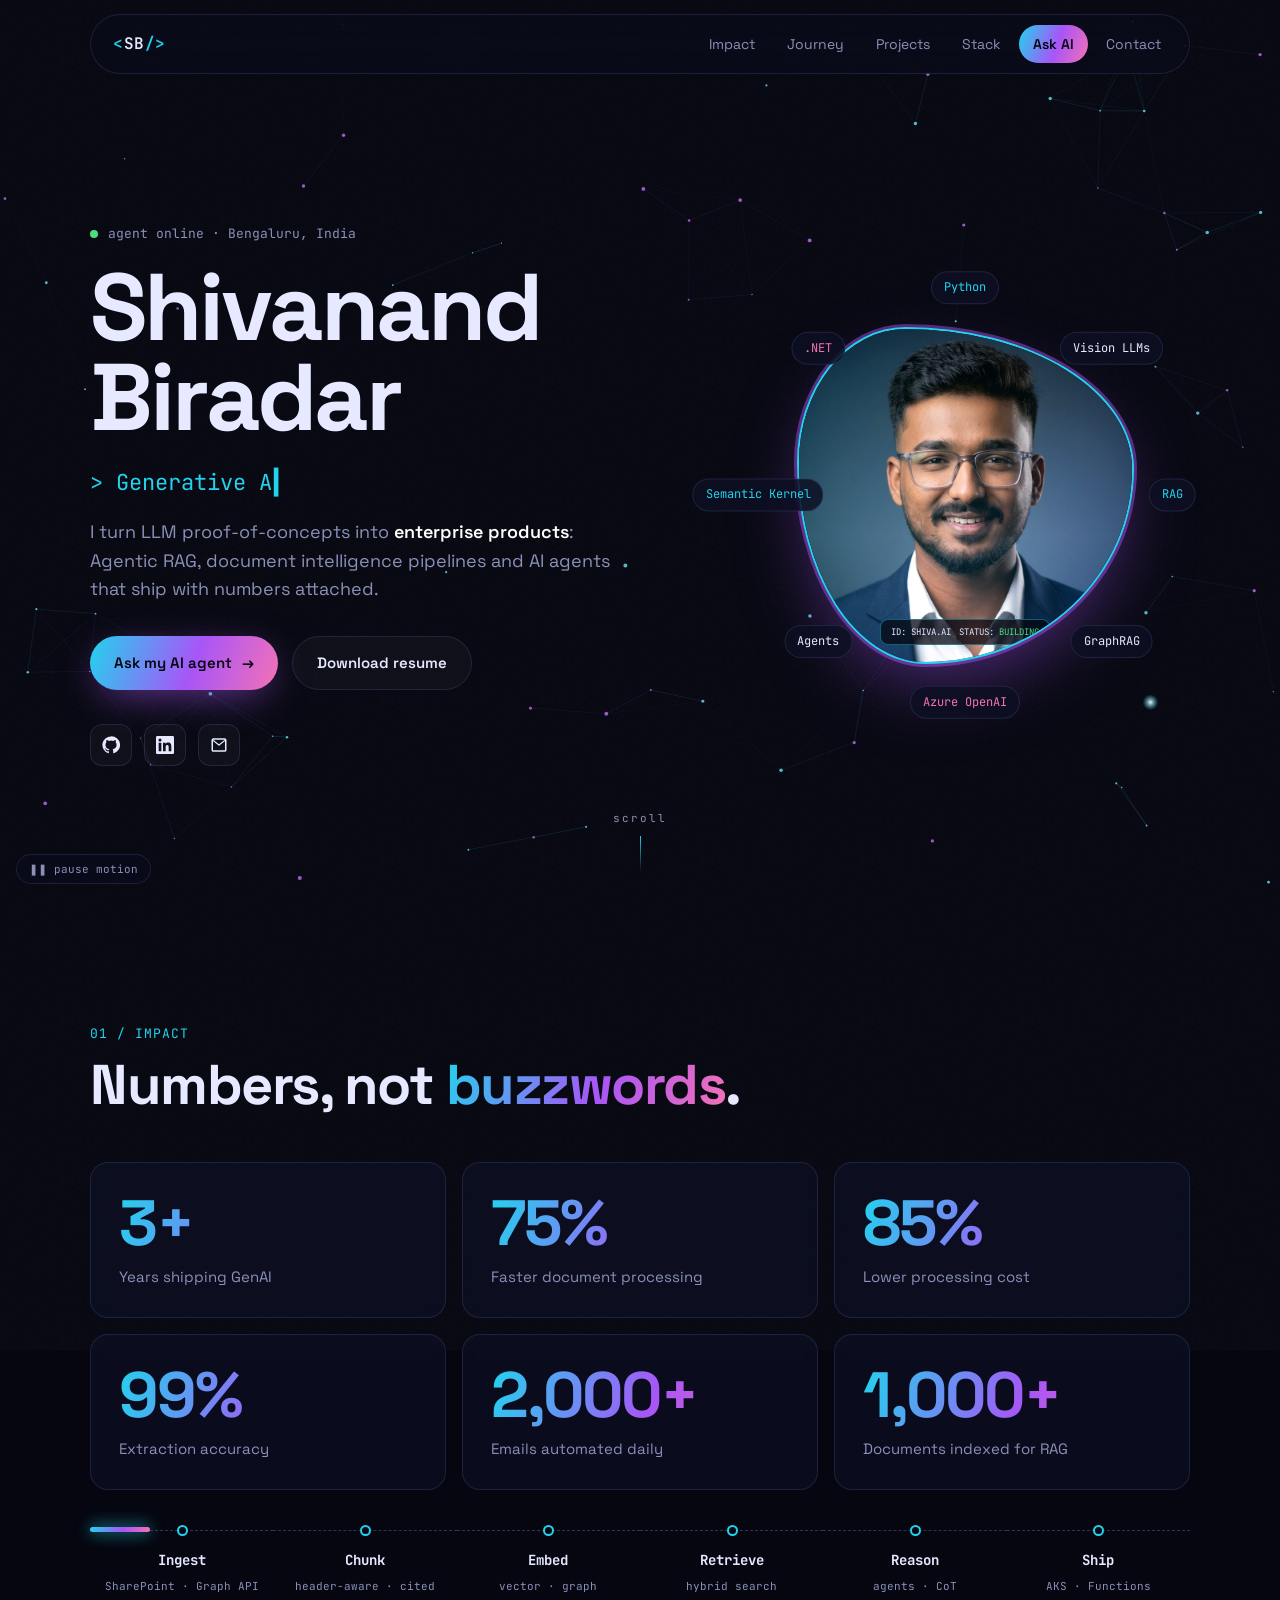
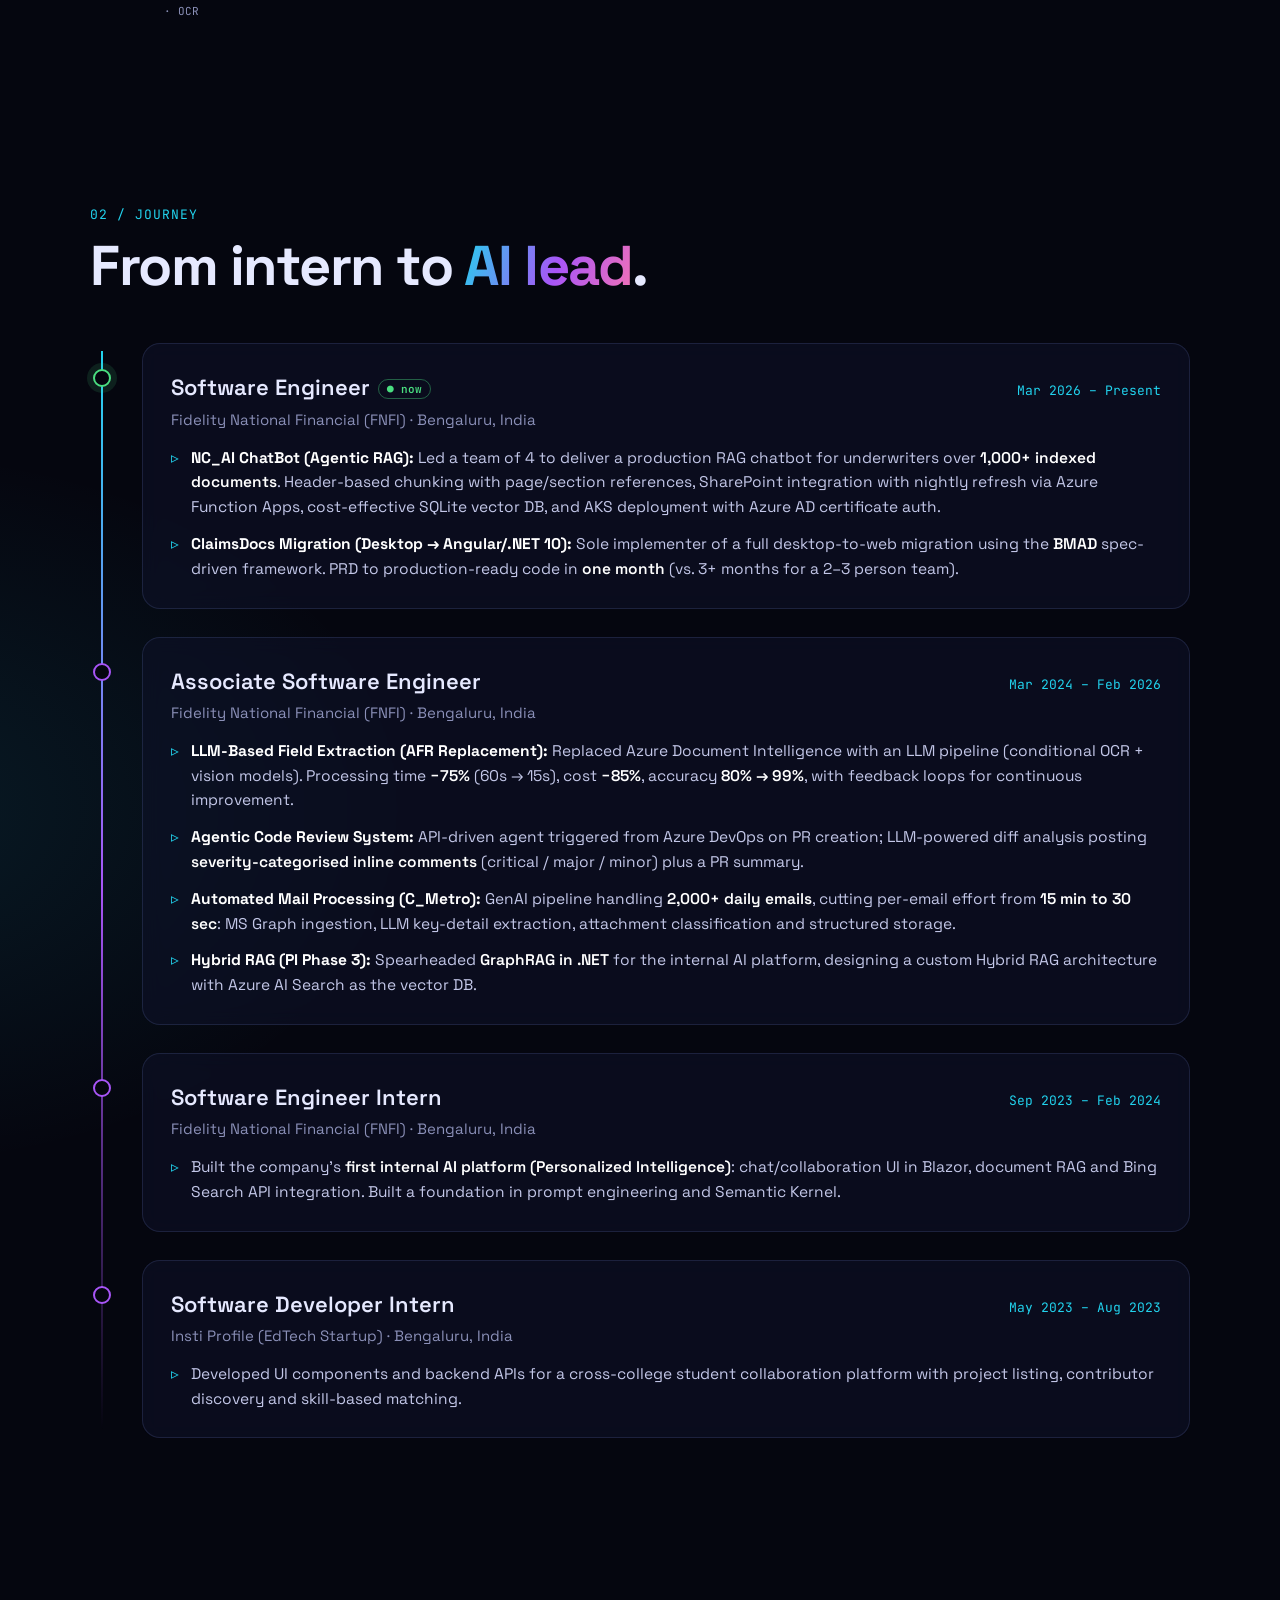
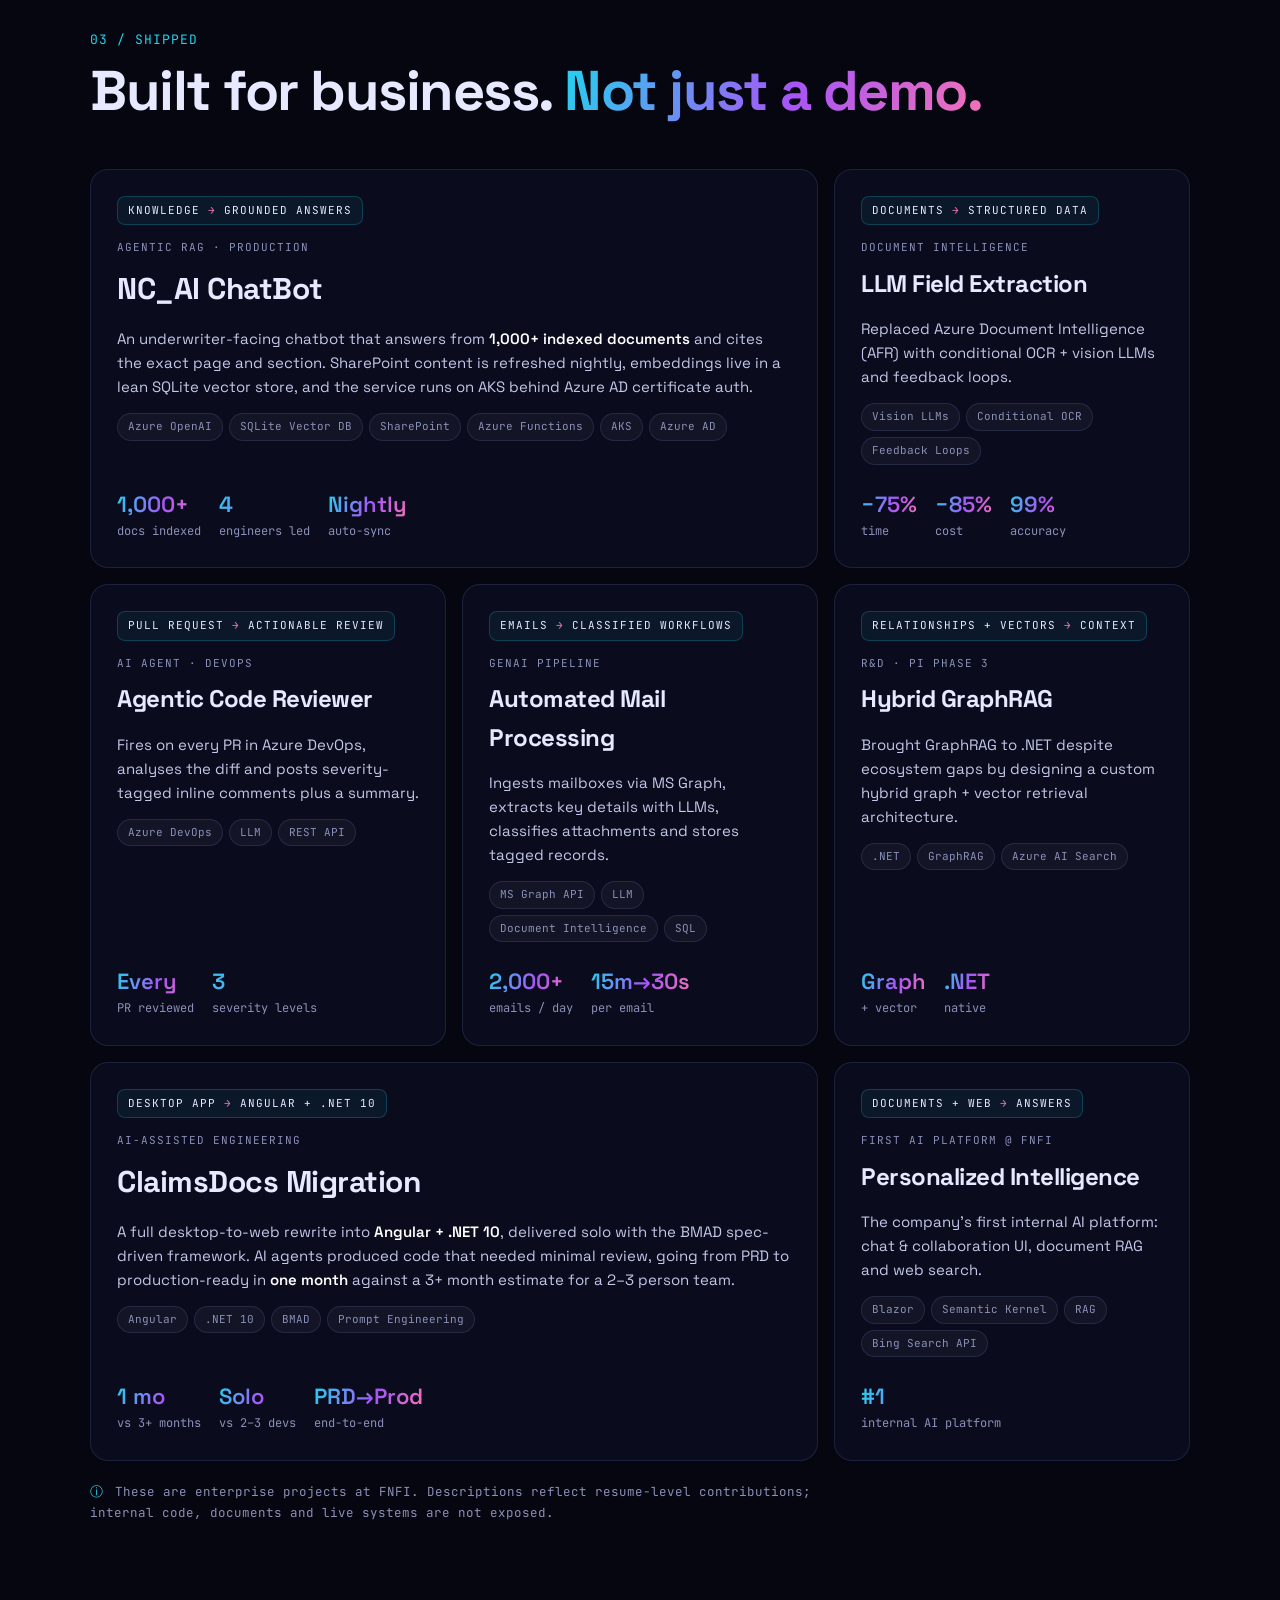
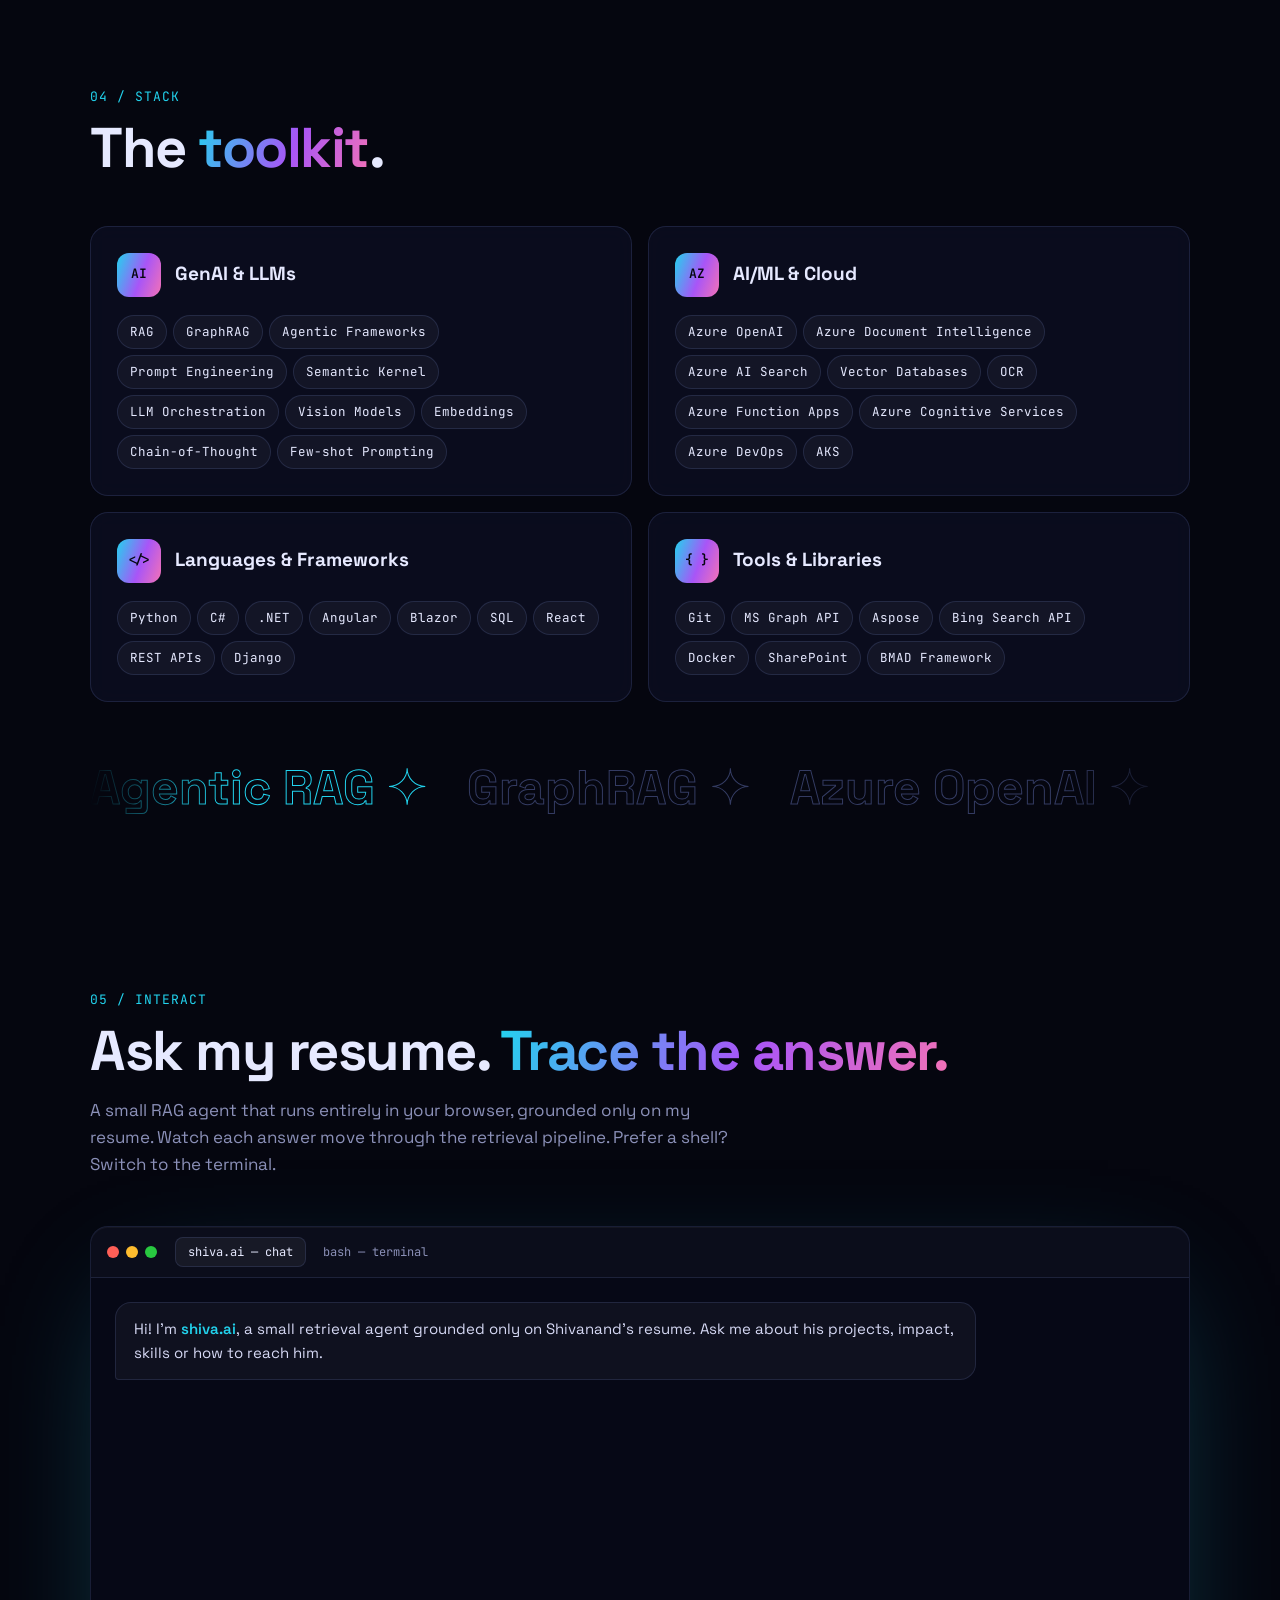
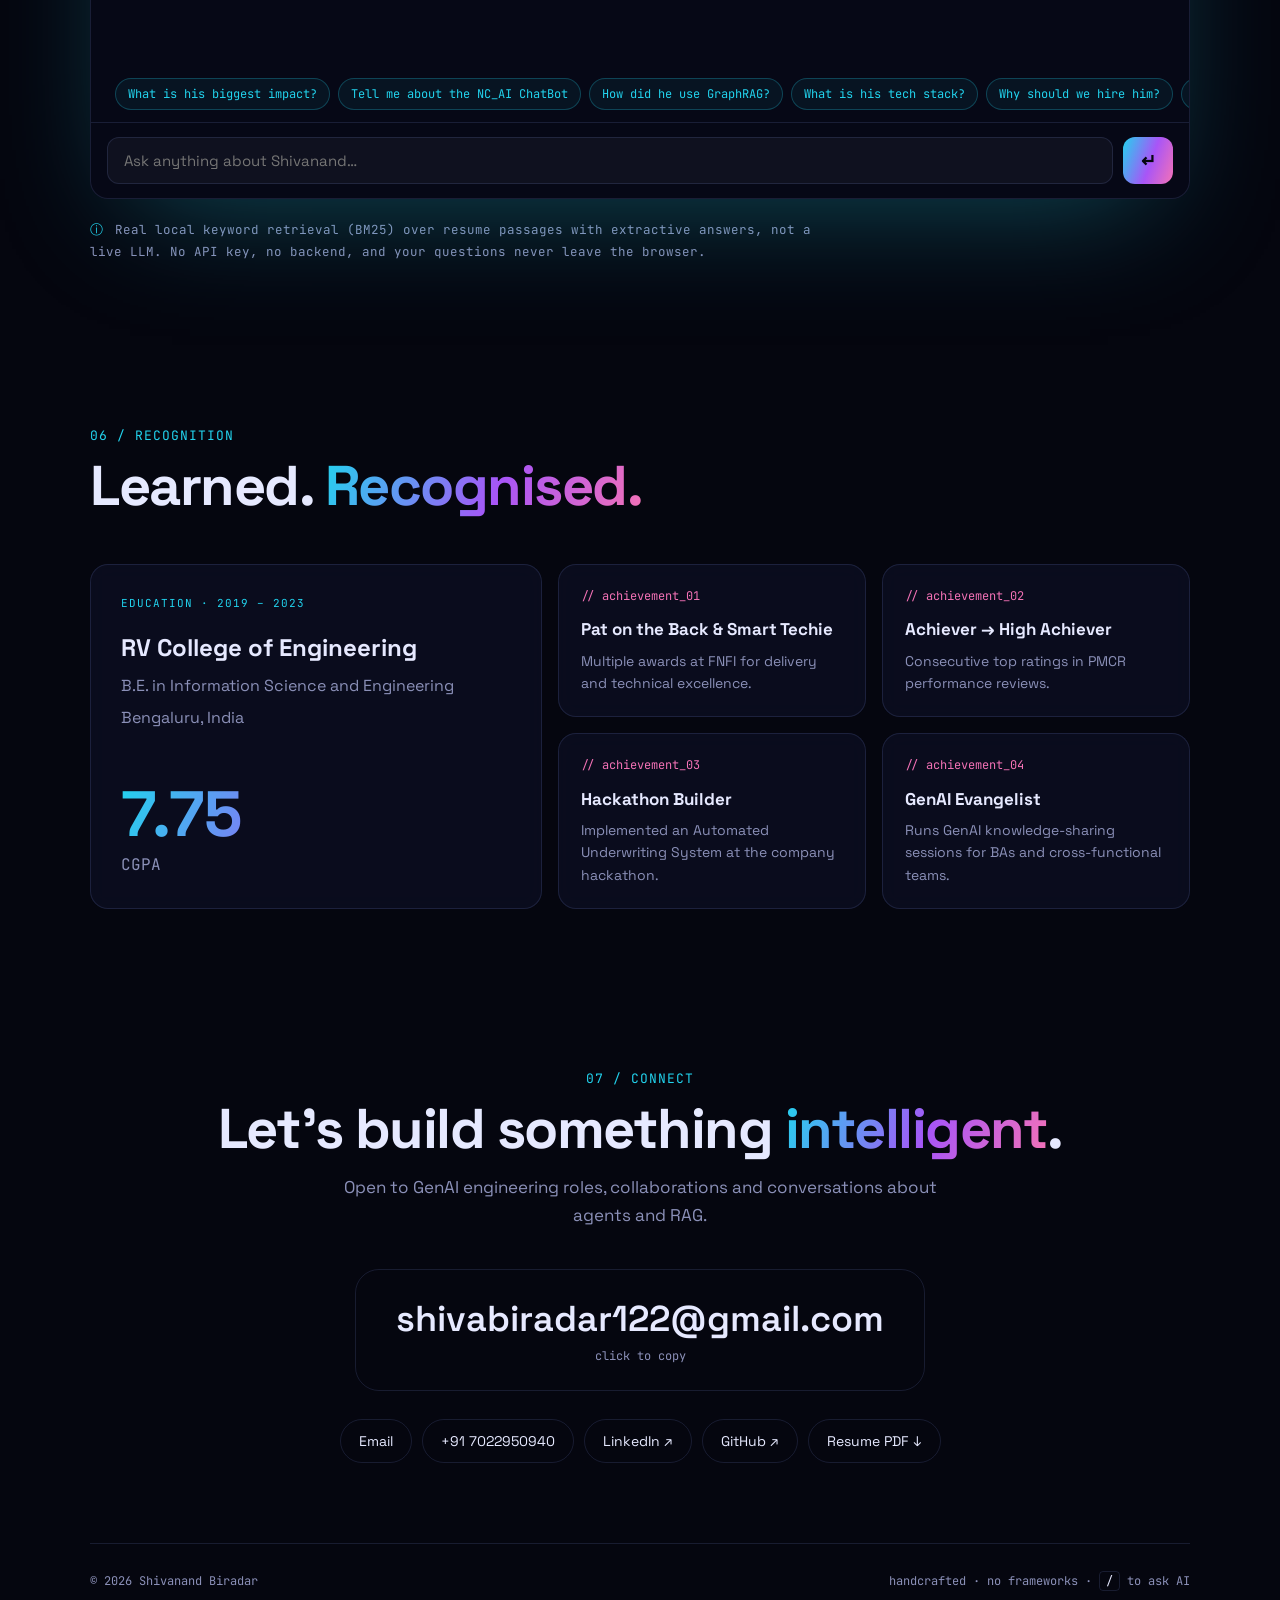
<file: index.html>
<!DOCTYPE html>
<html lang="en">
<head>
  <meta charset="UTF-8" />
  <meta name="viewport" content="width=device-width, initial-scale=1.0" />
  <title>Shivanand Biradar · Generative AI Engineer</title>
  <meta name="description" content="Shivanand Biradar, Generative AI Engineer building production Agentic RAG systems, LLM document intelligence pipelines and AI agents on Azure." />
  <meta name="theme-color" content="#05060f" />
  <meta property="og:title" content="Shivanand Biradar · Generative AI Engineer" />
  <meta property="og:description" content="Agentic RAG · LLM pipelines · AI agents. Ask my resume anything." />
  <meta property="og:image" content="assets/img/profile.jpg" />
  <link rel="icon" href="data:image/svg+xml,<svg xmlns='http://www.w3.org/2000/svg' viewBox='0 0 100 100'><rect width='100' height='100' rx='22' fill='%2305060f'/><text x='50' y='66' font-size='46' text-anchor='middle' fill='%2322d3ee' font-family='monospace' font-weight='bold'>SB</text></svg>" />
  <link rel="preconnect" href="https://fonts.googleapis.com" />
  <link rel="preconnect" href="https://fonts.gstatic.com" crossorigin />
  <link href="https://fonts.googleapis.com/css2?family=JetBrains+Mono:wght@400;600&family=Space+Grotesk:wght@400;500;600;700&display=swap" rel="stylesheet" />
  <link rel="stylesheet" href="assets/css/style.css" />
</head>
<body>
  <a href="#main" class="skip-link">Skip to content</a>

  <!-- Boot sequence -->
  <div id="boot" aria-hidden="true">
    <pre id="boot-log"></pre>
    <button id="boot-skip" type="button">skip ›</button>
  </div>

  <canvas id="neural-bg" aria-hidden="true"></canvas>
  <div class="grain" aria-hidden="true"></div>
  <div class="cursor-glow" aria-hidden="true"></div>
  <div id="progress" aria-hidden="true"></div>

  <header class="nav">
    <a href="#home" class="logo"><span class="logo-bracket">&lt;</span>SB<span class="logo-bracket">/&gt;</span></a>
    <nav>
      <ul id="nav-links">
        <li><a href="#impact">Impact</a></li>
        <li><a href="#experience">Journey</a></li>
        <li><a href="#projects">Projects</a></li>
        <li><a href="#skills">Stack</a></li>
        <li><a href="#console" class="nav-ai">Ask&nbsp;AI</a></li>
        <li><a href="#contact">Contact</a></li>
      </ul>
    </nav>
    <button id="nav-toggle" aria-label="Toggle menu" aria-expanded="false"><span></span><span></span></button>
  </header>

  <main id="main">
    <!-- HERO -->
    <section id="home" class="hero">
      <div class="hero-text">
        <p class="eyebrow mono"><span class="pulse-dot"></span> agent online · Bengaluru, India</p>
        <h1 class="glitch" data-text="Shivanand Biradar">Shivanand Biradar</h1>
        <p class="hero-role mono">&gt; <span id="typed"></span><span class="caret">▍</span></p>
        <p class="hero-sub">I turn LLM proof-of-concepts into <strong>enterprise products</strong>: Agentic RAG, document intelligence pipelines and AI agents that ship with numbers attached.</p>
        <div class="hero-cta">
          <a href="#console" class="btn btn-primary magnetic">Ask my AI agent <span aria-hidden="true">→</span></a>
          <a href="Shivanand_Biradar_Resume_07_19.pdf" class="btn btn-ghost magnetic" download>Download resume</a>
        </div>
        <ul class="hero-social">
          <li><a href="https://github.com/Shivanand122" target="_blank" rel="noopener noreferrer" aria-label="GitHub"><svg viewBox="0 0 24 24"><path d="M12 .5a11.5 11.5 0 0 0-3.64 22.41c.58.1.79-.25.79-.56v-2c-3.2.7-3.88-1.37-3.88-1.37-.52-1.33-1.28-1.69-1.28-1.69-1.05-.72.08-.7.08-.7 1.16.08 1.77 1.19 1.77 1.19 1.03 1.77 2.7 1.26 3.36.96.1-.75.4-1.26.73-1.55-2.55-.29-5.24-1.28-5.24-5.69 0-1.26.45-2.29 1.19-3.1-.12-.29-.52-1.46.11-3.05 0 0 .97-.31 3.17 1.18a11 11 0 0 1 5.77 0c2.2-1.49 3.17-1.18 3.17-1.18.63 1.59.23 2.76.11 3.05.74.81 1.19 1.84 1.19 3.1 0 4.42-2.7 5.39-5.26 5.68.41.36.78 1.06.78 2.14v3.17c0 .31.21.67.8.56A11.5 11.5 0 0 0 12 .5Z"/></svg></a></li>
          <li><a href="https://www.linkedin.com/in/shivanand-biradar-8478331b8/" target="_blank" rel="noopener noreferrer" aria-label="LinkedIn"><svg viewBox="0 0 24 24"><path d="M20.45 20.45h-3.56v-5.57c0-1.33-.02-3.04-1.85-3.04-1.85 0-2.14 1.45-2.14 2.94v5.67H9.35V9h3.41v1.56h.05c.48-.9 1.64-1.85 3.37-1.85 3.6 0 4.27 2.37 4.27 5.46v6.28ZM5.34 7.43a2.06 2.06 0 1 1 0-4.13 2.06 2.06 0 0 1 0 4.13ZM7.12 20.45H3.56V9h3.56v11.45ZM22.22 0H1.77C.79 0 0 .77 0 1.73v20.54C0 23.23.79 24 1.77 24h20.45c.98 0 1.78-.77 1.78-1.73V1.73C24 .77 23.2 0 22.22 0Z"/></svg></a></li>
          <li><a href="mailto:shivabiradar122@gmail.com" aria-label="Email"><svg viewBox="0 0 24 24"><path d="M2 5.5A2.5 2.5 0 0 1 4.5 3h15A2.5 2.5 0 0 1 22 5.5v13a2.5 2.5 0 0 1-2.5 2.5h-15A2.5 2.5 0 0 1 2 18.5v-13Zm2.3-.5 7.7 6.16L19.7 5H4.3ZM20 6.7l-7.38 5.9a1 1 0 0 1-1.24 0L4 6.7v11.8c0 .28.22.5.5.5h15a.5.5 0 0 0 .5-.5V6.7Z"/></svg></a></li>
        </ul>
      </div>

      <div class="hero-visual">
        <div class="orbit" aria-hidden="true">
          <span class="orbit-chip" style="--i:0">RAG</span>
          <span class="orbit-chip" style="--i:1">GraphRAG</span>
          <span class="orbit-chip" style="--i:2">Azure OpenAI</span>
          <span class="orbit-chip" style="--i:3">Agents</span>
          <span class="orbit-chip" style="--i:4">Semantic Kernel</span>
          <span class="orbit-chip" style="--i:5">.NET</span>
          <span class="orbit-chip" style="--i:6">Python</span>
          <span class="orbit-chip" style="--i:7">Vision LLMs</span>
        </div>
        <div class="photo-frame tilt">
          <img src="assets/img/profile.jpg" alt="Portrait of Shivanand Biradar" width="900" height="900" />
          <div class="scanline" aria-hidden="true"></div>
          <div class="photo-hud mono" aria-hidden="true">
            <span>ID: SHIVA.AI</span>
            <span>STATUS: <em>BUILDING</em></span>
          </div>
        </div>
      </div>

      <a href="#impact" class="scroll-hint mono" aria-label="Scroll down">scroll<span></span></a>
    </section>

    <!-- IMPACT -->
    <section id="impact" class="section">
      <header class="section-head reveal">
        <span class="mono section-index">01 / impact</span>
        <h2>Numbers, not <span class="grad">buzzwords</span>.</h2>
      </header>
      <div class="stats" id="stats"></div>
      <div class="pipeline reveal" aria-label="How I build GenAI systems">
        <div class="pipe-step"><b>Ingest</b><small>SharePoint · Graph API · OCR</small></div>
        <div class="pipe-step"><b>Chunk</b><small>header-aware · cited</small></div>
        <div class="pipe-step"><b>Embed</b><small>vector · graph</small></div>
        <div class="pipe-step"><b>Retrieve</b><small>hybrid search</small></div>
        <div class="pipe-step"><b>Reason</b><small>agents · CoT</small></div>
        <div class="pipe-step"><b>Ship</b><small>AKS · Functions</small></div>
      </div>
    </section>

    <!-- EXPERIENCE -->
    <section id="experience" class="section">
      <header class="section-head reveal">
        <span class="mono section-index">02 / journey</span>
        <h2>From intern to <span class="grad">AI lead</span>.</h2>
      </header>
      <ol class="timeline" id="timeline"></ol>
    </section>

    <!-- PROJECTS -->
    <section id="projects" class="section">
      <header class="section-head reveal">
        <span class="mono section-index">03 / shipped</span>
        <h2>Built for business. <span class="grad">Not just a demo.</span></h2>
      </header>
      <div class="bento" id="bento"></div>
      <p class="note mono reveal"><span aria-hidden="true">ⓘ</span> These are enterprise projects at FNFI. Descriptions reflect resume-level contributions; internal code, documents and live systems are not exposed.</p>
    </section>

    <!-- SKILLS -->
    <section id="skills" class="section">
      <header class="section-head reveal">
        <span class="mono section-index">04 / stack</span>
        <h2>The <span class="grad">toolkit</span>.</h2>
      </header>
      <div class="skills" id="skills-grid"></div>
      <div class="marquee" aria-hidden="true"><div class="marquee-track" id="marquee"></div></div>
    </section>

    <!-- AI CONSOLE -->
    <section id="console" class="section">
      <header class="section-head reveal">
        <span class="mono section-index">05 / interact</span>
        <h2>Ask my resume. <span class="grad">Trace the answer.</span></h2>
        <p class="section-sub">A small RAG agent that runs entirely in your browser, grounded only on my resume. Watch each answer move through the retrieval pipeline. Prefer a shell? Switch to the terminal.</p>
      </header>

      <div class="console reveal">
        <div class="console-bar">
          <div class="dots" aria-hidden="true"><i></i><i></i><i></i></div>
          <div class="tabs" role="tablist">
            <button role="tab" class="tab active" aria-selected="true" data-tab="chat">shiva.ai — chat</button>
            <button role="tab" class="tab" aria-selected="false" data-tab="term">bash — terminal</button>
          </div>
        </div>

        <div class="console-body">
          <div class="pane active" id="pane-chat" role="tabpanel">
            <div class="chat-log" id="chat-log" aria-live="polite"></div>
            <div class="chat-suggest" id="chat-suggest"></div>
            <form class="chat-form" id="chat-form" autocomplete="off">
              <input id="chat-input" type="text" maxlength="200" placeholder="Ask anything about Shivanand…" aria-label="Ask a question" />
              <button type="submit" aria-label="Send">↵</button>
            </form>
          </div>

          <div class="pane" id="pane-term" role="tabpanel">
            <div class="term" id="term">
              <div id="term-out"></div>
              <form id="term-form" class="term-line" autocomplete="off">
                <label for="term-input" class="prompt">visitor@shiva:~$</label>
                <input id="term-input" type="text" maxlength="120" spellcheck="false" aria-label="Terminal input" />
              </form>
            </div>
          </div>
        </div>
      </div>
      <p class="note mono reveal"><span aria-hidden="true">ⓘ</span> Real local keyword retrieval (BM25) over resume passages with extractive answers, not a live LLM. No API key, no backend, and your questions never leave the browser.</p>
    </section>

    <!-- EDUCATION + ACHIEVEMENTS -->
    <section id="recognition" class="section">
      <header class="section-head reveal">
        <span class="mono section-index">06 / recognition</span>
        <h2>Learned. <span class="grad">Recognised.</span></h2>
      </header>
      <div class="recog">
        <article class="edu-card reveal" id="edu"></article>
        <div class="awards" id="awards"></div>
      </div>
    </section>

    <!-- CONTACT -->
    <section id="contact" class="section contact">
      <div class="contact-inner reveal">
        <span class="mono section-index">07 / connect</span>
        <h2 class="contact-title">Let's build something <span class="grad">intelligent</span>.</h2>
        <p class="section-sub">Open to GenAI engineering roles, collaborations and conversations about agents and RAG.</p>
        <button class="email-big magnetic" id="copy-email" type="button">
          <span>shivabiradar122@gmail.com</span>
          <small class="mono" id="copy-hint">click to copy</small>
        </button>
        <ul class="contact-links">
          <li><a href="mailto:shivabiradar122@gmail.com">Email</a></li>
          <li><a href="tel:+917022950940">+91 7022950940</a></li>
          <li><a href="https://www.linkedin.com/in/shivanand-biradar-8478331b8/" target="_blank" rel="noopener noreferrer">LinkedIn ↗</a></li>
          <li><a href="https://github.com/Shivanand122" target="_blank" rel="noopener noreferrer">GitHub ↗</a></li>
          <li><a href="Shivanand_Biradar_Resume_07_19.pdf" download>Resume PDF ↓</a></li>
        </ul>
      </div>
    </section>
  </main>

  <footer class="footer mono">
    <span>© <span id="year"></span> Shivanand Biradar</span>
    <span>handcrafted · no frameworks · <kbd>/</kbd> to ask AI</span>
  </footer>

  <button id="motion-toggle" class="motion-toggle mono" type="button" aria-pressed="false">❚❚ pause motion</button>

  <script src="assets/js/data.js"></script>
  <script src="assets/js/agent.js"></script>
  <script src="assets/js/main.js"></script>
</body>
</html>
</file>
<file: assets/css/style.css>
:root {
  --bg: #05060f;
  --bg-2: #0a0c1d;
  --panel: rgba(16, 19, 42, 0.55);
  --panel-solid: #0d1024;
  --border: rgba(140, 160, 255, 0.14);
  --text: #e6e9ff;
  --muted: #8b90b8;
  --cyan: #22d3ee;
  --violet: #a855f7;
  --pink: #f472b6;
  --green: #4ade80;
  --grad: linear-gradient(110deg, var(--cyan), var(--violet) 55%, var(--pink));
  --radius: 18px;
  --mono: 'JetBrains Mono', ui-monospace, Consolas, monospace;
  --sans: 'Space Grotesk', system-ui, -apple-system, Segoe UI, sans-serif;
  --ease: cubic-bezier(.2, .8, .2, 1);
}

*,
*::before,
*::after { box-sizing: border-box; }

html { scroll-behavior: smooth; scroll-padding-top: 80px; }

body {
  margin: 0;
  background: radial-gradient(1200px 700px at 80% -10%, rgba(168, 85, 247, .16), transparent 60%),
              radial-gradient(900px 600px at -10% 30%, rgba(34, 211, 238, .10), transparent 60%),
              var(--bg);
  color: var(--text);
  font-family: var(--sans);
  line-height: 1.6;
  overflow-x: hidden;
  -webkit-font-smoothing: antialiased;
}

body.booting { overflow: hidden; }

a { color: inherit; text-decoration: none; }
img { max-width: 100%; display: block; }
.mono { font-family: var(--mono); }
strong { color: #fff; font-weight: 600; }
::selection { background: var(--violet); color: #fff; }

.grad {
  background: var(--grad);
  -webkit-background-clip: text;
  background-clip: text;
  color: transparent;
}

/* ---------- Boot ---------- */
#boot {
  position: fixed; inset: 0; z-index: 100;
  background: var(--bg);
  display: flex; align-items: center; justify-content: center;
  transition: opacity .6s var(--ease), visibility .6s;
}
#boot.done { opacity: 0; visibility: hidden; }
#boot-log {
  font-family: var(--mono); font-size: clamp(12px, 1.6vw, 15px);
  color: var(--muted); min-width: min(560px, 90vw); line-height: 1.9; margin: 0;
}
#boot-log .ok { color: var(--green); }
#boot-log .hl { color: var(--cyan); }
#boot-skip {
  position: absolute; bottom: 28px; right: 28px;
  background: none; border: 1px solid var(--border); color: var(--muted);
  font-family: var(--mono); padding: 6px 14px; border-radius: 999px; cursor: pointer;
}
#boot-skip:hover { color: var(--text); border-color: var(--cyan); }

/* ---------- Background layers ---------- */
#neural-bg { position: fixed; inset: 0; z-index: -2; width: 100%; height: 100%; }
.grain {
  position: fixed; inset: -50%; z-index: -1; pointer-events: none; opacity: .05;
  background-image: url("data:image/svg+xml,%3Csvg xmlns='http://www.w3.org/2000/svg' width='160' height='160'%3E%3Cfilter id='n'%3E%3CfeTurbulence type='fractalNoise' baseFrequency='.9' numOctaves='3' stitchTiles='stitch'/%3E%3C/filter%3E%3Crect width='100%25' height='100%25' filter='url(%23n)'/%3E%3C/svg%3E");
  animation: grain 8s steps(10) infinite;
}
@keyframes grain { 0%,100% { transform: translate(0,0); } 50% { transform: translate(-5%, 4%); } }

.cursor-glow {
  position: fixed; z-index: -1; pointer-events: none;
  width: 520px; height: 520px; border-radius: 50%;
  background: radial-gradient(circle, rgba(34, 211, 238, .12), transparent 65%);
  transform: translate(-50%, -50%); left: -999px; top: -999px;
  transition: left .15s linear, top .15s linear;
}

#progress {
  position: fixed; top: 0; left: 0; height: 2px; width: 100%; z-index: 60;
  background: var(--grad); transform-origin: 0 50%; transform: scaleX(0);
}

/* ---------- Nav ---------- */
.nav {
  position: fixed; top: 14px; left: 50%; transform: translateX(-50%);
  width: min(1100px, calc(100% - 28px)); z-index: 50;
  display: flex; align-items: center; justify-content: space-between;
  padding: 10px 14px 10px 22px; border-radius: 999px;
  background: rgba(10, 12, 29, .6); border: 1px solid var(--border);
  backdrop-filter: blur(14px); -webkit-backdrop-filter: blur(14px);
}
.logo { font-family: var(--mono); font-weight: 600; letter-spacing: .5px; }
.logo-bracket { color: var(--cyan); }
.nav ul { list-style: none; display: flex; gap: 4px; margin: 0; padding: 0; }
.nav ul a {
  display: block; padding: 8px 14px; border-radius: 999px;
  font-size: 14px; color: var(--muted); transition: color .2s, background .2s;
}
.nav ul a:hover, .nav ul a.active { color: var(--text); background: rgba(255,255,255,.06); }
.nav ul a.nav-ai { color: #05060f; background: var(--grad); font-weight: 600; }
#nav-toggle { display: none; }

/* ---------- Layout ---------- */
.section { width: min(1100px, calc(100% - 40px)); margin: 0 auto; padding: 120px 0 40px; }
.section-head { margin-bottom: 48px; }
.section-index { color: var(--cyan); font-size: 13px; letter-spacing: 1px; text-transform: uppercase; }
.section-head h2, .contact-title {
  font-size: clamp(32px, 5vw, 56px); line-height: 1.05; margin: 10px 0 0; letter-spacing: -1.5px; font-weight: 700;
}
.section-sub { color: var(--muted); max-width: 640px; margin: 16px 0 0; font-size: 17px; }

.reveal { opacity: 0; transform: translateY(30px); transition: opacity .9s var(--ease), transform .9s var(--ease); }
.reveal.in { opacity: 1; transform: none; }

/* ---------- Hero ---------- */
.hero {
  min-height: 100vh; width: min(1100px, calc(100% - 40px)); margin: 0 auto;
  display: grid; grid-template-columns: 1.15fr .85fr; gap: 40px; align-items: center;
  padding-top: 90px; position: relative;
}
.eyebrow { color: var(--muted); font-size: 13px; display: flex; align-items: center; gap: 10px; margin: 0 0 18px; }
.pulse-dot { width: 8px; height: 8px; border-radius: 50%; background: var(--green); box-shadow: 0 0 0 0 rgba(74,222,128,.6); animation: pulse 2s infinite; }
@keyframes pulse { 70% { box-shadow: 0 0 0 10px rgba(74,222,128,0); } 100% { box-shadow: 0 0 0 0 rgba(74,222,128,0); } }

.hero h1 {
  font-size: clamp(44px, 7.4vw, 96px); line-height: .95; letter-spacing: -3px; margin: 0; font-weight: 700;
}
.glitch { position: relative; }
.glitch::before, .glitch::after {
  content: attr(data-text); position: absolute; inset: 0; pointer-events: none; opacity: 0;
}
.glitch:hover::before { opacity: .8; color: var(--cyan); animation: glitch 400ms steps(2) infinite; clip-path: inset(0 0 55% 0); }
.glitch:hover::after { opacity: .8; color: var(--pink); animation: glitch 400ms steps(2) infinite reverse; clip-path: inset(50% 0 0 0); }
@keyframes glitch { 0% { transform: translate(2px,-1px); } 50% { transform: translate(-3px,1px); } 100% { transform: translate(1px,2px); } }

.hero-role { font-size: clamp(16px, 2vw, 22px); color: var(--cyan); margin: 22px 0 18px; min-height: 1.6em; }
.caret { animation: blink 1s steps(1) infinite; margin-left: 2px; }
@keyframes blink { 50% { opacity: 0; } }
.hero-sub { color: var(--muted); font-size: 18px; max-width: 540px; margin: 0 0 32px; }

.hero-cta { display: flex; flex-wrap: wrap; gap: 14px; }
.btn {
  display: inline-flex; align-items: center; gap: 10px; padding: 14px 24px; border-radius: 999px;
  font-weight: 600; font-size: 15px; transition: transform .25s var(--ease), box-shadow .25s, background .25s;
  will-change: transform;
}
.btn-primary { background: var(--grad); color: #05060f; box-shadow: 0 10px 40px -10px rgba(168,85,247,.7); }
.btn-primary:hover { box-shadow: 0 14px 50px -8px rgba(34,211,238,.7); }
.btn-ghost { border: 1px solid var(--border); background: rgba(255,255,255,.03); }
.btn-ghost:hover { border-color: var(--cyan); }

.hero-social { list-style: none; display: flex; gap: 12px; padding: 0; margin: 34px 0 0; }
.hero-social a {
  width: 42px; height: 42px; display: grid; place-items: center; border-radius: 12px;
  border: 1px solid var(--border); background: rgba(255,255,255,.03); transition: .25s;
}
.hero-social a:hover { border-color: var(--cyan); transform: translateY(-3px); }
.hero-social svg { width: 18px; height: 18px; fill: var(--text); }

.hero-visual { position: relative; display: grid; place-items: center; aspect-ratio: 1; width: 100%; container-type: inline-size; }
.photo-frame {
  position: relative; width: 74%; aspect-ratio: 1; border-radius: 32% 68% 62% 38% / 40% 42% 58% 60%;
  overflow: hidden; background: var(--bg-2);
  animation: morph 12s ease-in-out infinite; transform-style: preserve-3d;
  box-shadow: 0 0 0 2px var(--cyan), 0 0 0 5px rgba(168,85,247,.45), 0 30px 80px -20px rgba(168,85,247,.55);
}
.photo-frame img {
  width: 100%; height: 100%; object-fit: cover; object-position: 50% 20%;
  border-radius: inherit; filter: saturate(1.05) contrast(1.06);
  transform: scale(1.08); transform-origin: 50% 25%;
}
/* neon colour grade so the photo sits inside the cyan/violet palette */
.photo-frame::after {
  content: ""; position: absolute; inset: 0; border-radius: inherit; pointer-events: none;
  background:
    linear-gradient(to top, rgba(5,6,15,.6), transparent 38%),
    linear-gradient(135deg, rgba(34,211,238,.28), transparent 45%, rgba(168,85,247,.35));
  mix-blend-mode: soft-light;
}
@keyframes morph {
  0%,100% { border-radius: 32% 68% 62% 38% / 40% 42% 58% 60%; }
  50% { border-radius: 60% 40% 35% 65% / 55% 60% 40% 45%; }
}
.scanline {
  position: absolute; inset: 0; pointer-events: none; border-radius: inherit;
  background: linear-gradient(180deg, transparent 0%, rgba(34,211,238,.25) 50%, transparent 52%);
  background-size: 100% 220%; animation: scan 4.5s linear infinite; mix-blend-mode: screen;
}
@keyframes scan { from { background-position: 0 -120%; } to { background-position: 0 120%; } }
.photo-hud {
  position: absolute; left: 50%; bottom: 5%; transform: translateX(-50%); z-index: 1;
  display: flex; gap: 8px; font-size: 9px; white-space: nowrap;
  background: rgba(5,6,15,.75); border: 1px solid rgba(34,211,238,.4); padding: 5px 10px; border-radius: 8px;
}
.photo-hud em { color: var(--green); font-style: normal; }

.orbit { position: absolute; inset: 0; z-index: 2; pointer-events: none; animation: spin 40s linear infinite; }
.orbit-chip {
  --r: 46cqw;
  position: absolute; top: 50%; left: 50%;
  font-family: var(--mono); font-size: 12px; padding: 6px 12px; border-radius: 999px;
  background: rgba(13,16,36,.85); border: 1px solid var(--border); color: var(--text); white-space: nowrap;
  transform: rotate(calc(var(--i) * 45deg)) translateX(var(--r)) rotate(calc(var(--i) * -45deg)) translate(-50%, -50%);
}
.orbit-chip:nth-child(odd) { color: var(--cyan); }
.orbit-chip:nth-child(3n) { color: var(--pink); }
@keyframes spin { to { transform: rotate(360deg); } }
/* counter-rotate chip text so labels stay upright */
.orbit .orbit-chip { animation: unspin 40s linear infinite; }
@keyframes unspin {
  from { transform: rotate(calc(var(--i) * 45deg)) translateX(var(--r)) rotate(calc(var(--i) * -45deg)) translate(-50%, -50%) rotate(0); }
  to { transform: rotate(calc(var(--i) * 45deg)) translateX(var(--r)) rotate(calc(var(--i) * -45deg)) translate(-50%, -50%) rotate(-360deg); }
}

.scroll-hint {
  position: absolute; bottom: 28px; left: 50%; transform: translateX(-50%);
  font-size: 11px; color: var(--muted); display: flex; flex-direction: column; align-items: center; gap: 8px; letter-spacing: 2px;
}
.scroll-hint span { width: 1px; height: 36px; background: linear-gradient(var(--cyan), transparent); animation: drip 2s infinite; }
@keyframes drip { 0% { transform: scaleY(0); transform-origin: top; } 50% { transform: scaleY(1); transform-origin: top; } 51% { transform-origin: bottom; } 100% { transform: scaleY(0); transform-origin: bottom; } }

/* ---------- Glass card base ---------- */
.card {
  position: relative; background: var(--panel); border: 1px solid var(--border); border-radius: var(--radius);
  backdrop-filter: blur(10px); -webkit-backdrop-filter: blur(10px); overflow: hidden;
}
.card::before {
  content: ""; position: absolute; inset: 0; border-radius: inherit; pointer-events: none; opacity: 0; transition: opacity .3s;
  background: radial-gradient(400px circle at var(--mx, 50%) var(--my, 50%), rgba(34,211,238,.14), transparent 45%);
}
.card:hover::before { opacity: 1; }

/* ---------- Stats ---------- */
.stats { display: grid; grid-template-columns: repeat(3, 1fr); gap: 16px; }
.stat { padding: 28px; }
.stat-num { font-size: clamp(40px, 5vw, 64px); font-weight: 700; letter-spacing: -2px; line-height: 1; }
.stat-label { color: var(--muted); margin-top: 10px; font-size: 15px; }

.pipeline { display: grid; grid-template-columns: repeat(6, 1fr); gap: 0; margin-top: 40px; position: relative; }
.pipe-step {
  position: relative; text-align: center; padding: 18px 8px; font-family: var(--mono);
  border-top: 1px dashed rgba(140,160,255,.3);
}
.pipe-step::before {
  content: ""; position: absolute; top: -6px; left: 50%; width: 11px; height: 11px; margin-left: -5px;
  border-radius: 50%; background: var(--bg); border: 2px solid var(--cyan);
}
.pipe-step b { display: block; font-size: 14px; }
.pipe-step small { color: var(--muted); font-size: 11px; }
.pipeline::after {
  content: ""; position: absolute; top: -3px; left: 0; width: 60px; height: 5px; border-radius: 4px;
  background: var(--grad); filter: drop-shadow(0 0 8px var(--cyan)); animation: packet 4s linear infinite;
}
@keyframes packet { from { left: 0; } to { left: calc(100% - 60px); } }

/* ---------- Timeline ---------- */
.timeline { list-style: none; padding: 0; margin: 0; position: relative; }
.timeline::before {
  content: ""; position: absolute; left: 11px; top: 8px; bottom: 8px; width: 2px;
  background: linear-gradient(var(--cyan), var(--violet), transparent);
}
.tl-item { position: relative; padding-left: 52px; margin-bottom: 28px; }
.tl-node {
  position: absolute; left: 3px; top: 26px; width: 18px; height: 18px; border-radius: 50%;
  background: var(--bg); border: 2px solid var(--violet);
}
.tl-item.current .tl-node { border-color: var(--green); box-shadow: 0 0 0 6px rgba(74,222,128,.12); }
.tl-card { padding: 26px 28px; }
.tl-top { display: flex; flex-wrap: wrap; justify-content: space-between; gap: 6px 20px; align-items: baseline; }
.tl-role { font-size: 22px; font-weight: 600; margin: 0; }
.tl-period { font-family: var(--mono); font-size: 13px; color: var(--cyan); }
.tl-company { color: var(--muted); margin: 2px 0 14px; font-size: 15px; }
.badge-now { font-family: var(--mono); font-size: 11px; color: var(--green); border: 1px solid rgba(74,222,128,.4); padding: 2px 8px; border-radius: 999px; margin-left: 8px; vertical-align: middle; }
.tl-points { list-style: none; padding: 0; margin: 0; display: grid; gap: 12px; }
.tl-points li { color: #c3c7e8; padding-left: 20px; position: relative; font-size: 15.5px; }
.tl-points li::before { content: "▹"; position: absolute; left: 0; color: var(--cyan); }
.tl-points b { color: #fff; }

/* ---------- Bento ---------- */
.bento { display: grid; grid-template-columns: repeat(3, 1fr); gap: 16px; }
.proj { padding: 26px; display: flex; flex-direction: column; gap: 14px; transition: opacity .9s var(--ease), transform .4s var(--ease), border-color .3s; }
.proj:hover { border-color: rgba(34,211,238,.4); }
.proj.featured { grid-column: span 2; }
.proj-tag { font-family: var(--mono); font-size: 11px; color: var(--cyan); letter-spacing: 1px; text-transform: uppercase; }
.proj-flow {
  align-self: flex-start; font-family: var(--mono); font-size: 11px; letter-spacing: 1px; text-transform: uppercase;
  padding: 5px 10px; border-radius: 8px; color: var(--text);
  background: rgba(34,211,238,.06); border: 1px solid rgba(34,211,238,.22);
}
.proj-flow b { color: var(--pink); font-weight: 600; }
.proj .proj-tag { color: var(--muted); margin-bottom: -6px; }

.note { color: var(--muted); font-size: 12.5px; margin: 20px 0 0; max-width: 760px; line-height: 1.7; }
.note span { color: var(--cyan); margin-right: 4px; }
.proj h3 { margin: 0; font-size: 24px; letter-spacing: -.5px; }
.proj.featured h3 { font-size: 30px; }
.proj p { margin: 0; color: #c3c7e8; font-size: 15px; }
.proj-metrics { display: flex; flex-wrap: wrap; gap: 18px; margin-top: auto; padding-top: 8px; }
.proj-metrics div { display: flex; flex-direction: column; }
.proj-metrics strong { font-size: 22px; background: var(--grad); -webkit-background-clip: text; background-clip: text; color: transparent; }
.proj-metrics span { font-size: 12px; color: var(--muted); font-family: var(--mono); }
.chips { display: flex; flex-wrap: wrap; gap: 6px; }
.chip { font-family: var(--mono); font-size: 11px; padding: 4px 10px; border-radius: 999px; background: rgba(255,255,255,.04); border: 1px solid var(--border); color: var(--muted); }

/* ---------- Skills ---------- */
.skills { display: grid; grid-template-columns: repeat(2, 1fr); gap: 16px; }
.skill-card { padding: 26px; }
.skill-head { display: flex; align-items: center; gap: 14px; margin-bottom: 18px; }
.skill-icon {
  width: 44px; height: 44px; border-radius: 12px; display: grid; place-items: center;
  font-family: var(--mono); font-weight: 600; font-size: 13px; color: #05060f; background: var(--grad);
}
.skill-head h3 { margin: 0; font-size: 19px; }
.skill-card .chip { font-size: 12.5px; padding: 6px 12px; color: var(--text); transition: .2s; }
.skill-card .chip:hover { border-color: var(--cyan); color: var(--cyan); transform: translateY(-2px); }

.marquee { margin-top: 48px; overflow: hidden; mask-image: linear-gradient(90deg, transparent, #000 12%, #000 88%, transparent); -webkit-mask-image: linear-gradient(90deg, transparent, #000 12%, #000 88%, transparent); }
.marquee-track { display: flex; gap: 40px; width: max-content; animation: marquee 40s linear infinite; }
.marquee-track span { font-size: clamp(28px, 4vw, 48px); font-weight: 700; color: transparent; -webkit-text-stroke: 1px rgba(140,160,255,.35); white-space: nowrap; }
.marquee-track span:nth-child(4n+1) { -webkit-text-stroke-color: var(--cyan); }
@keyframes marquee { to { transform: translateX(-50%); } }

/* ---------- Console ---------- */
.console {
  border-radius: var(--radius); border: 1px solid var(--border); background: rgba(8,10,24,.85);
  box-shadow: 0 40px 120px -40px rgba(34,211,238,.35), inset 0 1px 0 rgba(255,255,255,.04);
  overflow: hidden; backdrop-filter: blur(12px); -webkit-backdrop-filter: blur(12px);
}
.console-bar { display: flex; align-items: center; gap: 18px; padding: 10px 16px; border-bottom: 1px solid var(--border); background: rgba(255,255,255,.02); }
.dots { display: flex; gap: 7px; }
.dots i { width: 12px; height: 12px; border-radius: 50%; background: #ff5f57; }
.dots i:nth-child(2) { background: #febc2e; }
.dots i:nth-child(3) { background: #28c840; }
.tabs { display: flex; gap: 4px; }
.tab {
  font-family: var(--mono); font-size: 12px; background: none; border: 1px solid transparent; color: var(--muted);
  padding: 6px 12px; border-radius: 8px; cursor: pointer;
}
.tab.active { color: var(--text); background: rgba(255,255,255,.05); border-color: var(--border); }
.console-body { height: 520px; position: relative; }
.pane { position: absolute; inset: 0; display: none; flex-direction: column; }
.pane.active { display: flex; }

.chat-log { flex: 1; overflow-y: auto; padding: 24px; display: flex; flex-direction: column; gap: 16px; }
.msg { max-width: 82%; padding: 14px 18px; border-radius: 16px; font-size: 15px; line-height: 1.6; white-space: pre-line; animation: pop .35s var(--ease); }
@keyframes pop { from { opacity: 0; transform: translateY(8px) scale(.98); } }
.msg.user { align-self: flex-end; background: var(--grad); color: #05060f; border-bottom-right-radius: 4px; font-weight: 500; }
.msg.bot { align-self: flex-start; background: rgba(255,255,255,.04); border: 1px solid var(--border); border-bottom-left-radius: 4px; color: #d6d9f5; }
.msg.bot strong { color: var(--cyan); }
.msg-meta { display: block; margin-top: 10px; font-family: var(--mono); font-size: 11px; color: var(--muted); }
.msg-meta .src { color: var(--violet); }
.thinking { font-family: var(--mono); font-size: 12px; color: var(--muted); align-self: flex-start; }
.thinking span { color: var(--cyan); }

.trace {
  align-self: flex-start; font-family: var(--mono); font-size: 11.5px; line-height: 1.5;
  padding: 10px 14px; border-left: 2px solid rgba(34,211,238,.35); display: grid; gap: 3px;
  transition: opacity .4s; max-width: 92%;
}
.trace.done { opacity: .55; }
.trace-step { display: grid; grid-template-columns: 8px 74px 1fr; gap: 10px; align-items: center; color: var(--muted); opacity: .3; transition: opacity .25s, color .25s; }
.trace-step i { width: 7px; height: 7px; border-radius: 50%; background: var(--muted); transition: .25s; }
.trace-step b { font-weight: 600; color: inherit; }
.trace-step span { overflow: hidden; text-overflow: ellipsis; white-space: nowrap; }
.trace-step.on { opacity: 1; color: #c3c7e8; }
.trace-step.on i { background: var(--cyan); box-shadow: 0 0 8px var(--cyan); }
.trace-step.on b { color: var(--cyan); }

.chat-suggest { display: flex; gap: 8px; padding: 0 24px 12px; overflow-x: auto; scrollbar-width: none; }
.chat-suggest::-webkit-scrollbar { display: none; }
.chat-suggest button {
  flex: none; font-family: var(--mono); font-size: 12px; padding: 7px 12px; border-radius: 999px; cursor: pointer;
  background: rgba(34,211,238,.06); border: 1px solid rgba(34,211,238,.25); color: var(--cyan); transition: .2s;
}
.chat-suggest button:hover { background: rgba(34,211,238,.15); }
.chat-form { display: flex; gap: 10px; padding: 14px 16px; border-top: 1px solid var(--border); }
.chat-form input {
  flex: 1; background: rgba(255,255,255,.04); border: 1px solid var(--border); border-radius: 12px;
  padding: 13px 16px; color: var(--text); font-family: var(--sans); font-size: 15px; outline: none;
}
.chat-form input:focus { border-color: var(--cyan); box-shadow: 0 0 0 3px rgba(34,211,238,.15); }
.chat-form button { width: 50px; border-radius: 12px; border: none; background: var(--grad); color: #05060f; font-size: 18px; font-weight: 700; cursor: pointer; }

.term { flex: 1; overflow-y: auto; padding: 20px 22px; font-family: var(--mono); font-size: 13.5px; line-height: 1.7; color: #c8cdf0; cursor: text; }
.term-line { display: flex; gap: 10px; align-items: center; }
.term .prompt { color: var(--green); white-space: nowrap; }
.term input { flex: 1; background: none; border: none; outline: none; color: var(--text); font: inherit; caret-color: var(--cyan); padding: 0; }
.term-out-line { white-space: pre-wrap; word-break: break-word; }
.term .c { color: var(--cyan); }
.term .v { color: var(--violet); }
.term .g { color: var(--green); }
.term .m { color: var(--muted); }
.term .p { color: var(--pink); }
.term a { color: var(--cyan); text-decoration: underline; }

/* ---------- Recognition ---------- */
.recog { display: grid; grid-template-columns: 1fr 1.4fr; gap: 16px; }
.edu-card { padding: 30px; display: flex; flex-direction: column; gap: 6px; }
.edu-card .big { font-size: 64px; font-weight: 700; line-height: 1; margin-top: auto; }
.edu-card h3 { margin: 10px 0 0; font-size: 24px; }
.edu-card p { margin: 0; color: var(--muted); }
.awards { display: grid; grid-template-columns: 1fr 1fr; gap: 16px; }
.award { padding: 22px; }
.award h4 { margin: 0 0 6px; font-size: 17px; }
.award p { margin: 0; color: var(--muted); font-size: 14px; }
.award .trophy { font-family: var(--mono); font-size: 12px; color: var(--pink); display: block; margin-bottom: 10px; }

/* ---------- Contact ---------- */
.contact { text-align: center; padding-bottom: 80px; }
.contact-inner { display: flex; flex-direction: column; align-items: center; }
.contact .section-sub { margin-inline: auto; }
.email-big {
  margin: 40px 0 28px; background: none; border: 1px solid var(--border); border-radius: 24px; cursor: pointer;
  padding: 26px 40px; color: var(--text); font-family: var(--sans); font-size: clamp(18px, 3.4vw, 36px); font-weight: 600;
  display: flex; flex-direction: column; align-items: center; gap: 6px; transition: border-color .3s, box-shadow .3s;
}
.email-big:hover { border-color: var(--cyan); box-shadow: 0 0 60px -10px rgba(34,211,238,.5); }
.email-big small { font-size: 12px; color: var(--muted); font-weight: 400; }
.contact-links { list-style: none; padding: 0; margin: 0; display: flex; flex-wrap: wrap; justify-content: center; gap: 10px; }
.contact-links a { display: block; padding: 10px 18px; border-radius: 999px; border: 1px solid var(--border); font-size: 14px; transition: .2s; }
.contact-links a:hover { border-color: var(--violet); color: #fff; background: rgba(168,85,247,.1); }

.footer {
  width: min(1100px, calc(100% - 40px)); margin: 0 auto; padding: 28px 0 40px;
  display: flex; justify-content: space-between; flex-wrap: wrap; gap: 10px;
  font-size: 12px; color: var(--muted); border-top: 1px solid var(--border);
}
kbd { font-family: var(--mono); border: 1px solid var(--border); border-radius: 4px; padding: 1px 6px; color: var(--text); }

.skip-link {
  position: fixed; top: 10px; left: 10px; z-index: 200; padding: 10px 16px; border-radius: 10px;
  background: var(--cyan); color: #05060f; font-weight: 600; transform: translateY(-150%); transition: transform .2s;
}
.skip-link:focus { transform: none; }

.motion-toggle {
  position: fixed; left: 16px; bottom: 16px; z-index: 40; cursor: pointer;
  font-size: 11px; padding: 7px 12px; border-radius: 999px; color: var(--muted);
  background: rgba(10,12,29,.7); border: 1px solid var(--border);
  backdrop-filter: blur(10px); -webkit-backdrop-filter: blur(10px); transition: color .2s, border-color .2s;
}
.motion-toggle:hover, .motion-toggle:focus-visible { color: var(--text); border-color: var(--cyan); }
body.motion-off *, body.motion-off *::before, body.motion-off *::after { animation-play-state: paused !important; }
body.motion-off .cursor-glow { display: none; }

/* ---------- Responsive ---------- */
@media (max-width: 960px) {
  .hero { grid-template-columns: 1fr; text-align: left; padding-top: 110px; gap: 20px; }
  .hero-visual { order: -1; width: min(340px, 74%); margin: 0 auto; }
  .stats { grid-template-columns: repeat(2, 1fr); }
  .bento { grid-template-columns: 1fr 1fr; }
  .recog { grid-template-columns: 1fr; }
  .pipeline { grid-template-columns: repeat(3, 1fr); row-gap: 20px; }
  .pipeline::after { display: none; }
}

@media (max-width: 720px) {
  #nav-toggle {
    display: flex; flex-direction: column; gap: 5px; background: none; border: none; padding: 10px; cursor: pointer;
  }
  #nav-toggle span { width: 20px; height: 2px; background: var(--text); transition: .3s; }
  #nav-toggle[aria-expanded="true"] span:first-child { transform: translateY(3.5px) rotate(45deg); }
  #nav-toggle[aria-expanded="true"] span:last-child { transform: translateY(-3.5px) rotate(-45deg); }
  .nav ul {
    position: absolute; top: calc(100% + 10px); left: 0; right: 0; flex-direction: column; padding: 10px;
    background: var(--panel-solid); border: 1px solid var(--border); border-radius: 20px;
    opacity: 0; pointer-events: none; transform: translateY(-8px); transition: .3s var(--ease);
  }
  .nav ul.open { opacity: 1; pointer-events: auto; transform: none; }
  .bento, .skills, .awards { grid-template-columns: 1fr; }
  .proj.featured { grid-column: auto; }
  .stats { grid-template-columns: 1fr 1fr; }
  .stat { padding: 20px; }
  .orbit-chip { --r: 44cqw; font-size: 10px; padding: 4px 8px; }
  .photo-hud { display: none; }
  .console-body { height: 480px; }
  .msg { max-width: 92%; }
  .tl-item { padding-left: 38px; }
}

html.reduce-motion *, html.reduce-motion *::before, html.reduce-motion *::after { animation-duration: .001ms !important; animation-iteration-count: 1 !important; transition-duration: .001ms !important; }
html.reduce-motion { scroll-behavior: auto; }
html.reduce-motion .reveal { opacity: 1; transform: none; }
</file>
